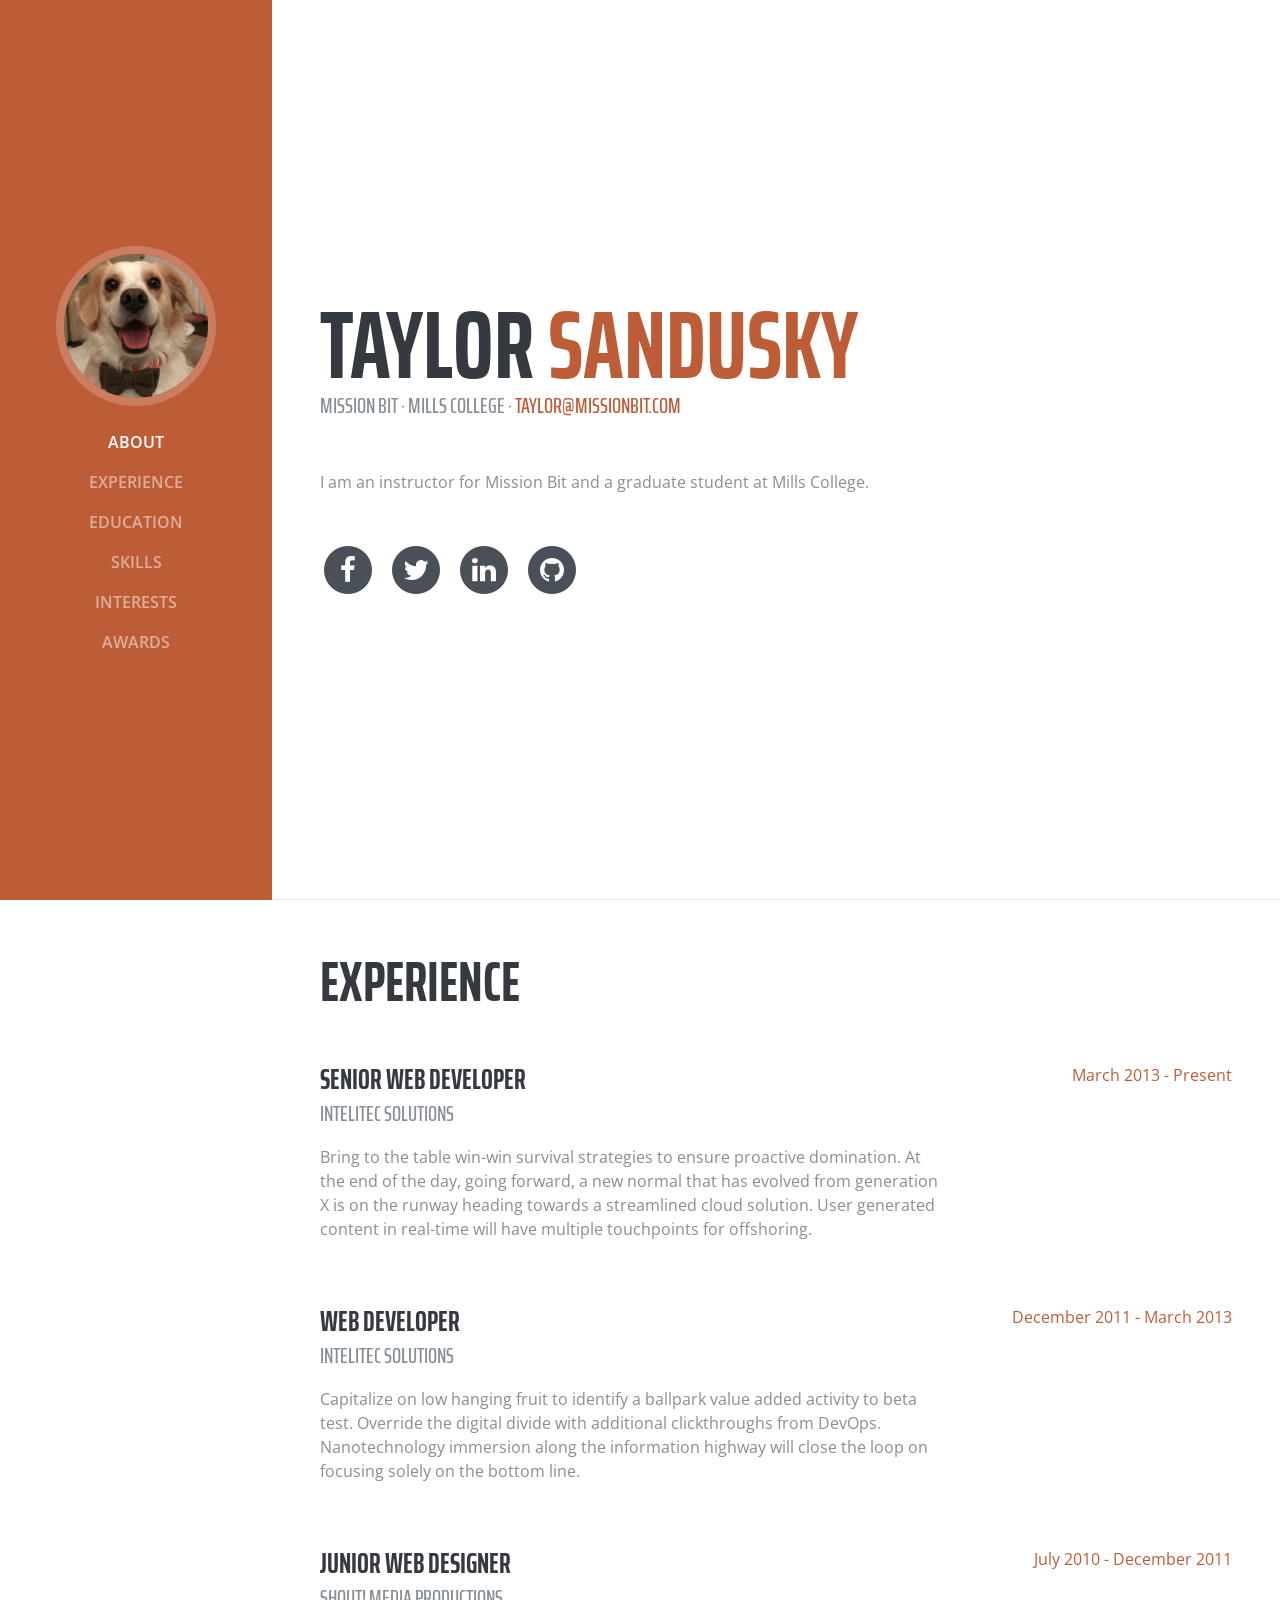
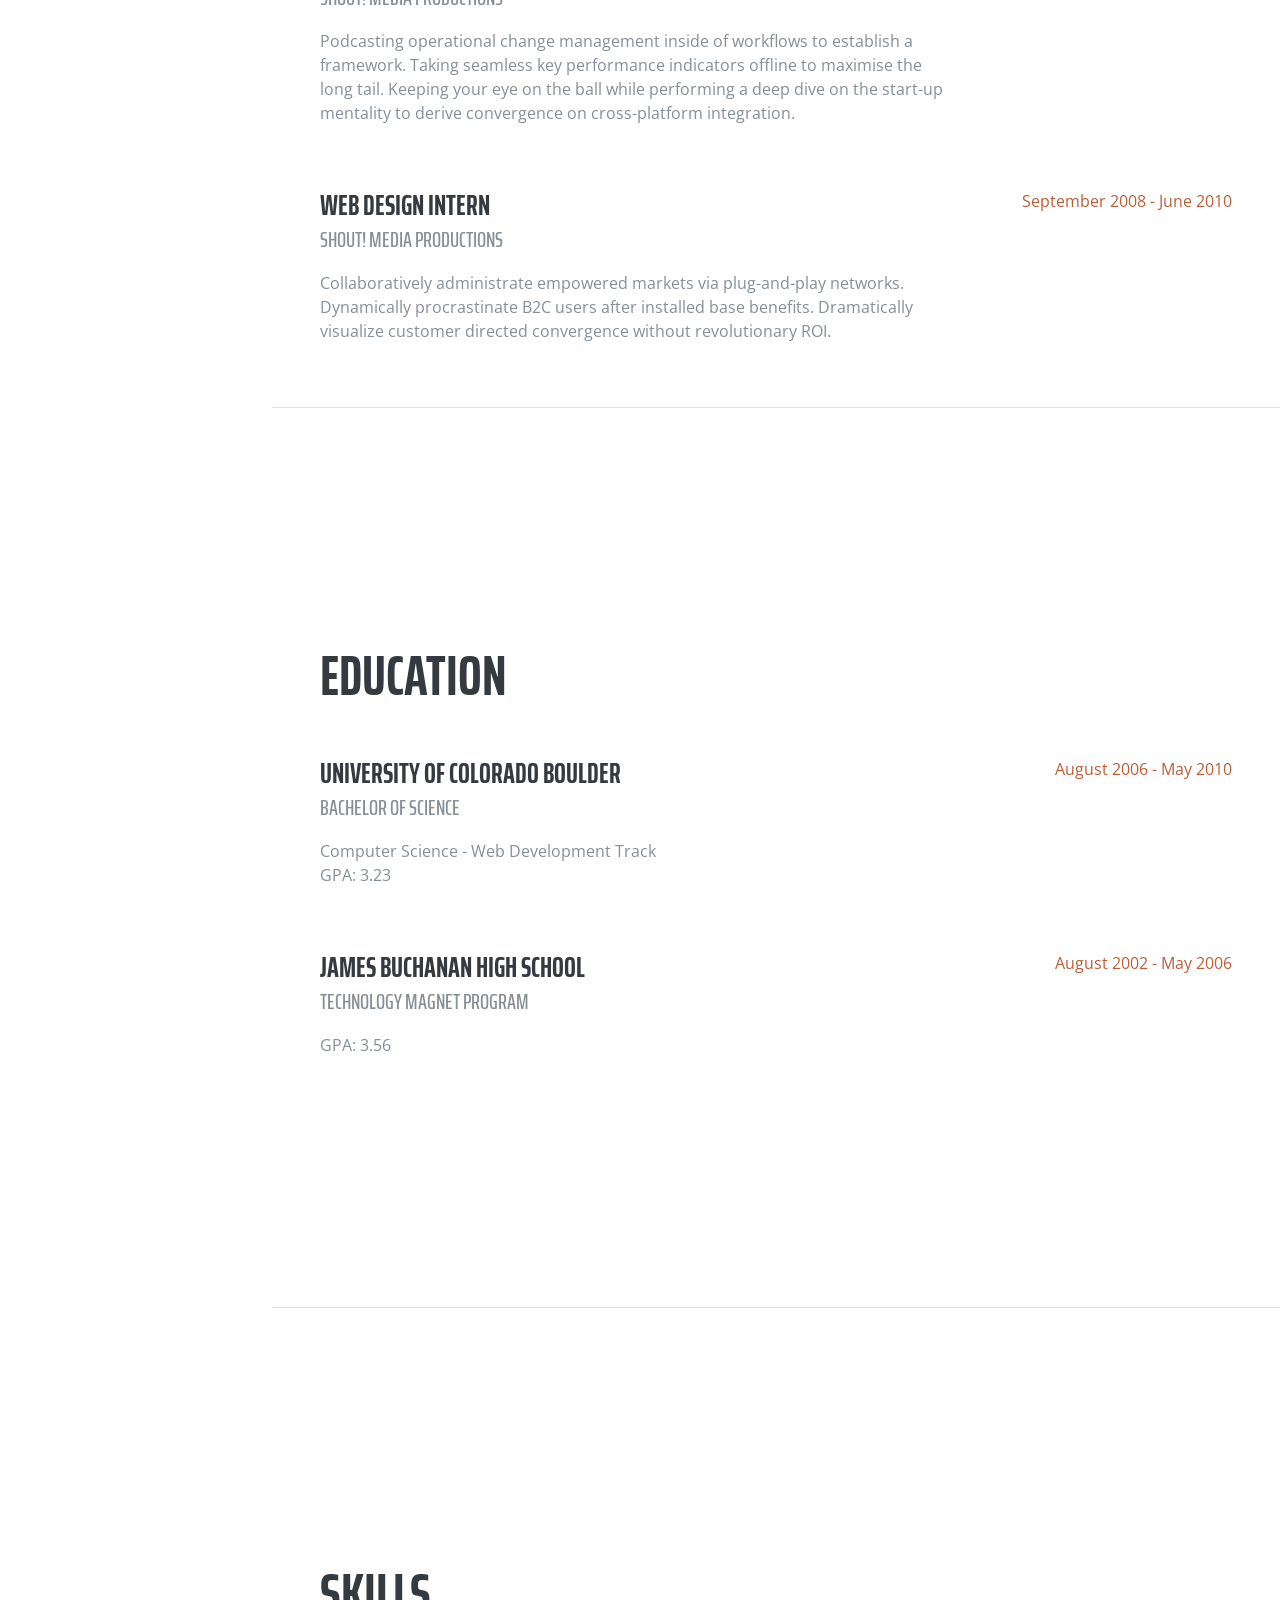
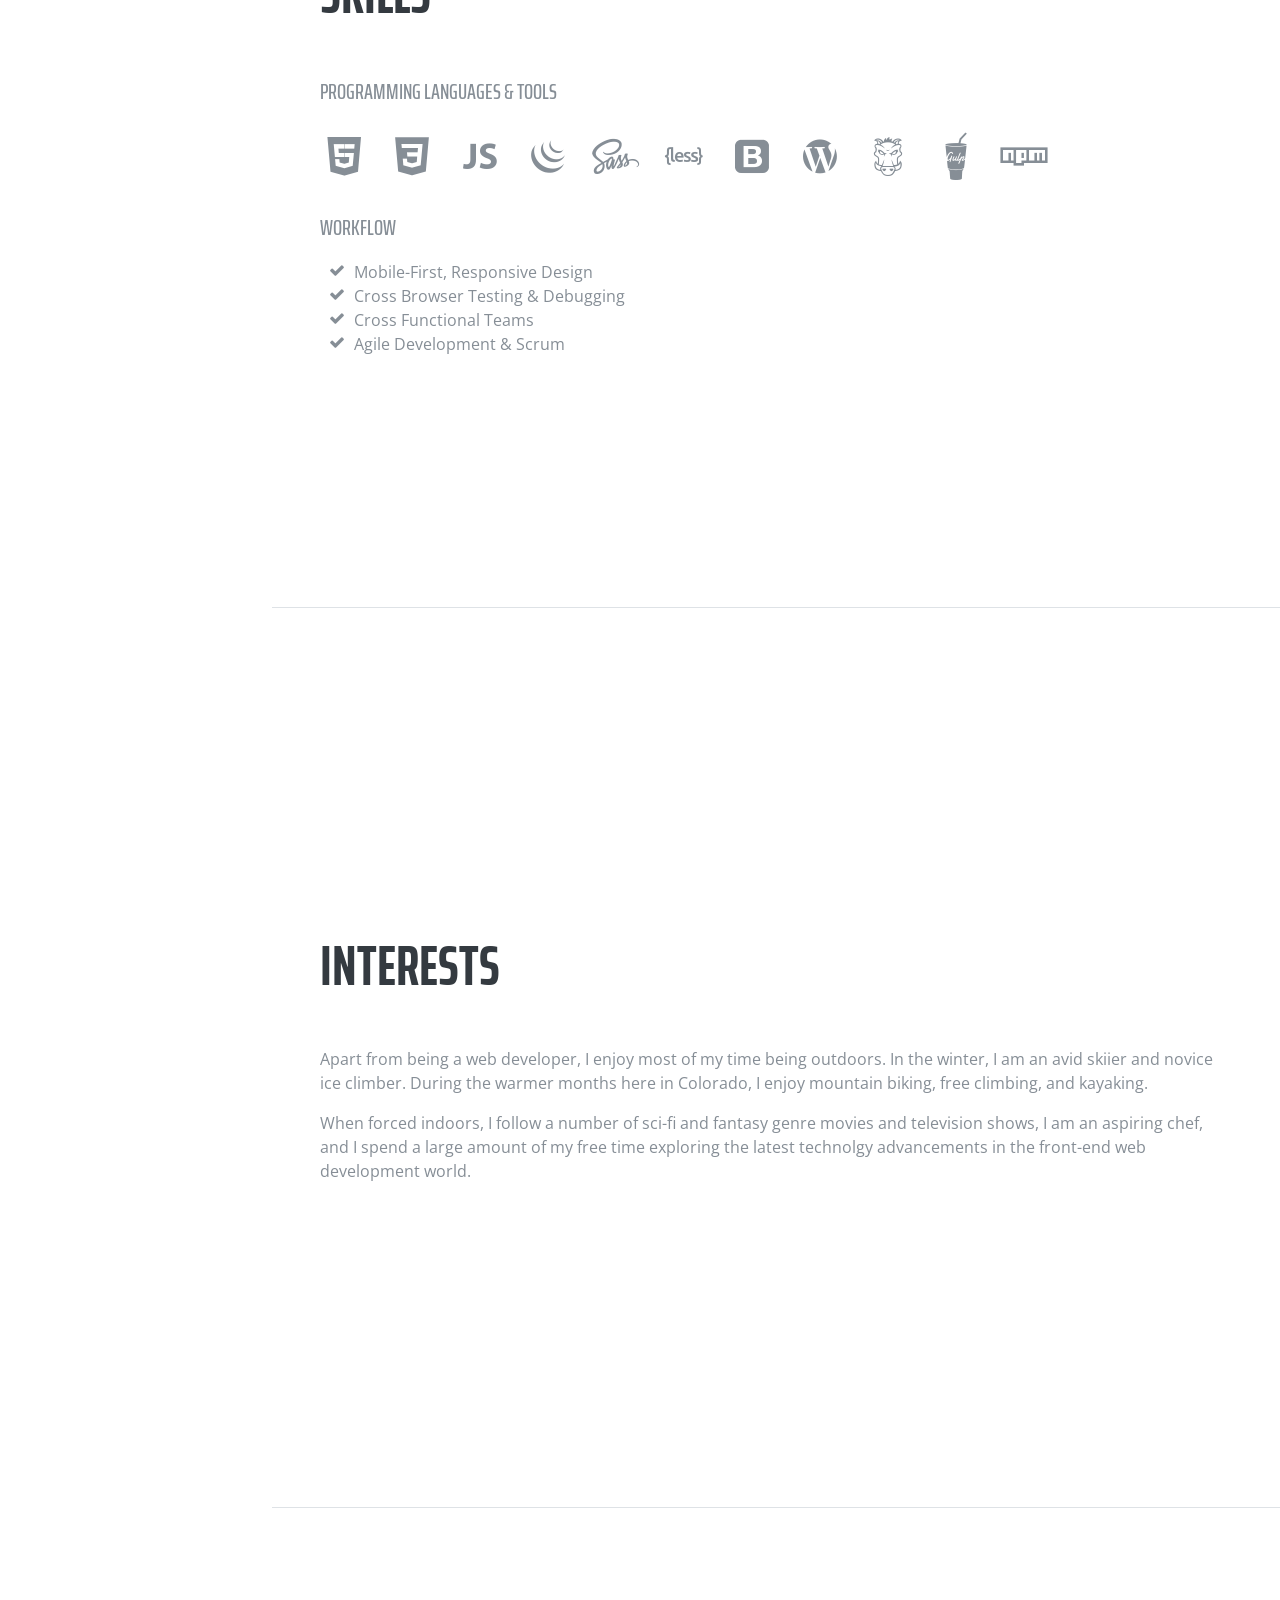
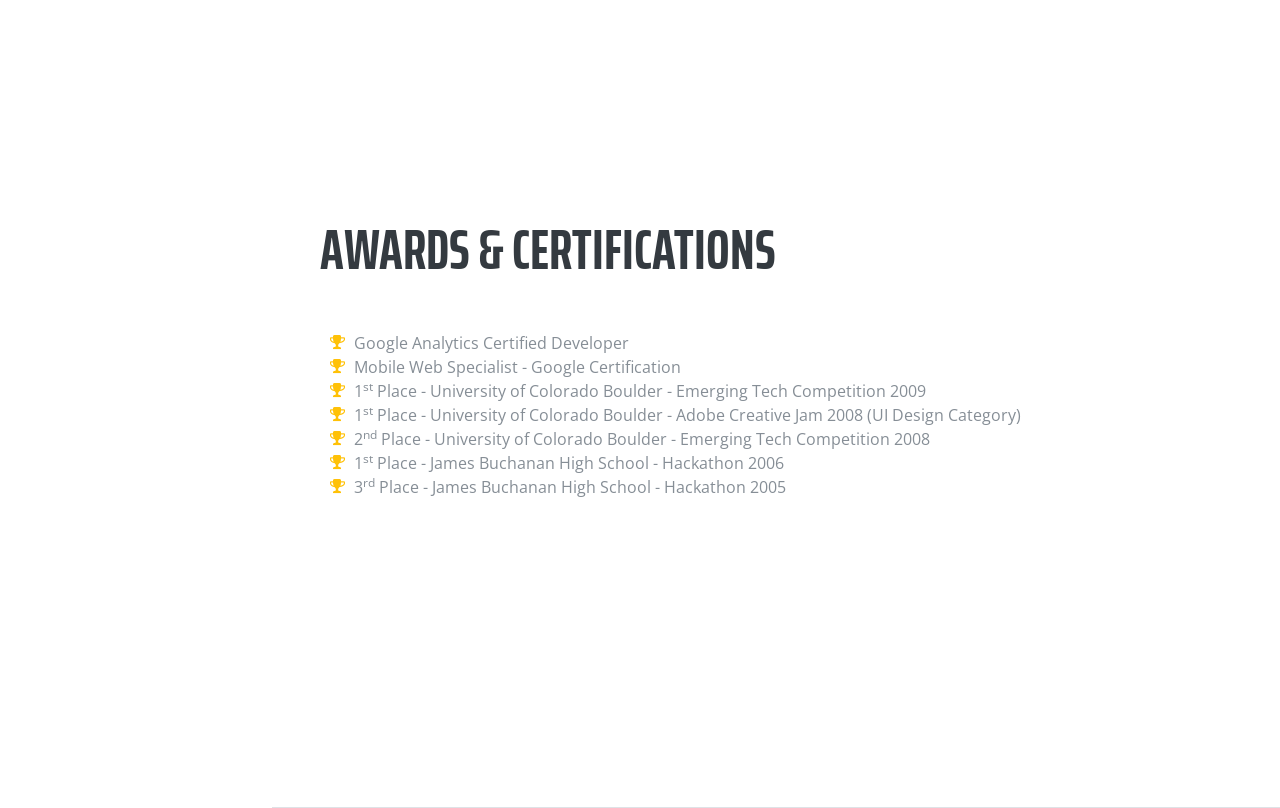
<file: examples/bootstrap/index.html>
<!DOCTYPE html>
<html lang="en">

  <head>

    <meta charset="utf-8">
    <meta name="viewport" content="width=device-width, initial-scale=1, shrink-to-fit=no">
    <meta name="description" content="">
    <meta name="author" content="">

    <title>Taylor Sandusky</title>

    <!-- Bootstrap core CSS -->
    <link href="vendor/bootstrap/css/bootstrap.min.css" rel="stylesheet">

    <!-- Custom fonts for this template -->
    <link href="https://fonts.googleapis.com/css?family=Saira+Extra+Condensed:100,200,300,400,500,600,700,800,900" rel="stylesheet">
    <link href="https://fonts.googleapis.com/css?family=Open+Sans:300,300i,400,400i,600,600i,700,700i,800,800i" rel="stylesheet">
    <link href="vendor/font-awesome/css/font-awesome.min.css" rel="stylesheet">
    <link href="vendor/devicons/css/devicons.min.css" rel="stylesheet">
    <link href="vendor/simple-line-icons/css/simple-line-icons.css" rel="stylesheet">

    <!-- Custom styles for this template -->
    <link href="css/resume.min.css" rel="stylesheet">

  </head>

  <body id="page-top">

    <nav class="navbar navbar-expand-lg navbar-dark bg-primary fixed-top" id="sideNav">
      <a class="navbar-brand js-scroll-trigger" href="#page-top">
        <span class="d-block d-lg-none">Start Bootstrap</span>
        <span class="d-none d-lg-block">
          <img class="img-fluid img-profile rounded-circle mx-auto mb-2" src="img/profile.png" alt="">
        </span>
      </a>
      <button class="navbar-toggler" type="button" data-toggle="collapse" data-target="#navbarSupportedContent" aria-controls="navbarSupportedContent" aria-expanded="false" aria-label="Toggle navigation">
        <span class="navbar-toggler-icon"></span>
      </button>
      <div class="collapse navbar-collapse" id="navbarSupportedContent">
        <ul class="navbar-nav">
          <li class="nav-item">
            <a class="nav-link js-scroll-trigger" href="#about">About</a>
          </li>
          <li class="nav-item">
            <a class="nav-link js-scroll-trigger" href="#experience">Experience</a>
          </li>
          <li class="nav-item">
            <a class="nav-link js-scroll-trigger" href="#education">Education</a>
          </li>
          <li class="nav-item">
            <a class="nav-link js-scroll-trigger" href="#skills">Skills</a>
          </li>
          <li class="nav-item">
            <a class="nav-link js-scroll-trigger" href="#interests">Interests</a>
          </li>
          <li class="nav-item">
            <a class="nav-link js-scroll-trigger" href="#awards">Awards</a>
          </li>
        </ul>
      </div>
    </nav>

    <div class="container-fluid p-0">

      <section class="resume-section p-3 p-lg-5 d-flex d-column" id="about">
        <div class="my-auto">
          <h1 class="mb-0">Taylor
            <span class="text-primary">Sandusky</span>
          </h1>
          <div class="subheading mb-5">Mission Bit · Mills College · 
            <a href="mailto:taylor@missionbit.com">taylor@missionbit.com</a>
          </div>
          <p class="mb-5">I am an instructor for Mission Bit and a graduate student at Mills College.</p>
          <ul class="list-inline list-social-icons mb-0">
            <li class="list-inline-item">
              <a href="#">
                <span class="fa-stack fa-lg">
                  <i class="fa fa-circle fa-stack-2x"></i>
                  <i class="fa fa-facebook fa-stack-1x fa-inverse"></i>
                </span>
              </a>
            </li>
            <li class="list-inline-item">
              <a href="#">
                <span class="fa-stack fa-lg">
                  <i class="fa fa-circle fa-stack-2x"></i>
                  <i class="fa fa-twitter fa-stack-1x fa-inverse"></i>
                </span>
              </a>
            </li>
            <li class="list-inline-item">
              <a href="#">
                <span class="fa-stack fa-lg">
                  <i class="fa fa-circle fa-stack-2x"></i>
                  <i class="fa fa-linkedin fa-stack-1x fa-inverse"></i>
                </span>
              </a>
            </li>
            <li class="list-inline-item">
              <a href="#">
                <span class="fa-stack fa-lg">
                  <i class="fa fa-circle fa-stack-2x"></i>
                  <i class="fa fa-github fa-stack-1x fa-inverse"></i>
                </span>
              </a>
            </li>
          </ul>
        </div>
      </section>

      <section class="resume-section p-3 p-lg-5 d-flex flex-column" id="experience">
        <div class="my-auto">
          <h2 class="mb-5">Experience</h2>

          <div class="resume-item d-flex flex-column flex-md-row mb-5">
            <div class="resume-content mr-auto">
              <h3 class="mb-0">Senior Web Developer</h3>
              <div class="subheading mb-3">Intelitec Solutions</div>
              <p>Bring to the table win-win survival strategies to ensure proactive domination. At the end of the day, going forward, a new normal that has evolved from generation X is on the runway heading towards a streamlined cloud solution. User generated content in real-time will have multiple touchpoints for offshoring.</p>
            </div>
            <div class="resume-date text-md-right">
              <span class="text-primary">March 2013 - Present</span>
            </div>
          </div>

          <div class="resume-item d-flex flex-column flex-md-row mb-5">
            <div class="resume-content mr-auto">
              <h3 class="mb-0">Web Developer</h3>
              <div class="subheading mb-3">Intelitec Solutions</div>
              <p>Capitalize on low hanging fruit to identify a ballpark value added activity to beta test. Override the digital divide with additional clickthroughs from DevOps. Nanotechnology immersion along the information highway will close the loop on focusing solely on the bottom line.</p>
            </div>
            <div class="resume-date text-md-right">
              <span class="text-primary">December 2011 - March 2013</span>
            </div>
          </div>

          <div class="resume-item d-flex flex-column flex-md-row mb-5">
            <div class="resume-content mr-auto">
              <h3 class="mb-0">Junior Web Designer</h3>
              <div class="subheading mb-3">Shout! Media Productions</div>
              <p>Podcasting operational change management inside of workflows to establish a framework. Taking seamless key performance indicators offline to maximise the long tail. Keeping your eye on the ball while performing a deep dive on the start-up mentality to derive convergence on cross-platform integration.</p>
            </div>
            <div class="resume-date text-md-right">
              <span class="text-primary">July 2010 - December 2011</span>
            </div>
          </div>

          <div class="resume-item d-flex flex-column flex-md-row">
            <div class="resume-content mr-auto">
              <h3 class="mb-0">Web Design Intern</h3>
              <div class="subheading mb-3">Shout! Media Productions</div>
              <p>Collaboratively administrate empowered markets via plug-and-play networks. Dynamically procrastinate B2C users after installed base benefits. Dramatically visualize customer directed convergence without revolutionary ROI.</p>
            </div>
            <div class="resume-date text-md-right">
              <span class="text-primary">September 2008 - June 2010</span>
            </div>
          </div>

        </div>

      </section>

      <section class="resume-section p-3 p-lg-5 d-flex flex-column" id="education">
        <div class="my-auto">
          <h2 class="mb-5">Education</h2>

          <div class="resume-item d-flex flex-column flex-md-row mb-5">
            <div class="resume-content mr-auto">
              <h3 class="mb-0">University of Colorado Boulder</h3>
              <div class="subheading mb-3">Bachelor of Science</div>
              <div>Computer Science - Web Development Track</div>
              <p>GPA: 3.23</p>
            </div>
            <div class="resume-date text-md-right">
              <span class="text-primary">August 2006 - May 2010</span>
            </div>
          </div>

          <div class="resume-item d-flex flex-column flex-md-row">
            <div class="resume-content mr-auto">
              <h3 class="mb-0">James Buchanan High School</h3>
              <div class="subheading mb-3">Technology Magnet Program</div>
              <p>GPA: 3.56</p>
            </div>
            <div class="resume-date text-md-right">
              <span class="text-primary">August 2002 - May 2006</span>
            </div>
          </div>

        </div>
      </section>

      <section class="resume-section p-3 p-lg-5 d-flex flex-column" id="skills">
        <div class="my-auto">
          <h2 class="mb-5">Skills</h2>

          <div class="subheading mb-3">Programming Languages &amp; Tools</div>
          <ul class="list-inline list-icons">
            <li class="list-inline-item">
              <i class="devicons devicons-html5"></i>
            </li>
            <li class="list-inline-item">
              <i class="devicons devicons-css3"></i>
            </li>
            <li class="list-inline-item">
              <i class="devicons devicons-javascript"></i>
            </li>
            <li class="list-inline-item">
              <i class="devicons devicons-jquery"></i>
            </li>
            <li class="list-inline-item">
              <i class="devicons devicons-sass"></i>
            </li>
            <li class="list-inline-item">
              <i class="devicons devicons-less"></i>
            </li>
            <li class="list-inline-item">
              <i class="devicons devicons-bootstrap"></i>
            </li>
            <li class="list-inline-item">
              <i class="devicons devicons-wordpress"></i>
            </li>
            <li class="list-inline-item">
              <i class="devicons devicons-grunt"></i>
            </li>
            <li class="list-inline-item">
              <i class="devicons devicons-gulp"></i>
            </li>
            <li class="list-inline-item">
              <i class="devicons devicons-npm"></i>
            </li>
          </ul>

          <div class="subheading mb-3">Workflow</div>
          <ul class="fa-ul mb-0">
            <li>
              <i class="fa-li fa fa-check"></i>
              Mobile-First, Responsive Design</li>
            <li>
              <i class="fa-li fa fa-check"></i>
              Cross Browser Testing &amp; Debugging</li>
            <li>
              <i class="fa-li fa fa-check"></i>
              Cross Functional Teams</li>
            <li>
              <i class="fa-li fa fa-check"></i>
              Agile Development &amp; Scrum</li>
          </ul>
        </div>
      </section>

      <section class="resume-section p-3 p-lg-5 d-flex flex-column" id="interests">
        <div class="my-auto">
          <h2 class="mb-5">Interests</h2>
          <p>Apart from being a web developer, I enjoy most of my time being outdoors. In the winter, I am an avid skiier and novice ice climber. During the warmer months here in Colorado, I enjoy mountain biking, free climbing, and kayaking.</p>
          <p class="mb-0">When forced indoors, I follow a number of sci-fi and fantasy genre movies and television shows, I am an aspiring chef, and I spend a large amount of my free time exploring the latest technolgy advancements in the front-end web development world.</p>
        </div>
      </section>

      <section class="resume-section p-3 p-lg-5 d-flex flex-column" id="awards">
        <div class="my-auto">
          <h2 class="mb-5">Awards &amp; Certifications</h2>
          <ul class="fa-ul mb-0">
            <li>
              <i class="fa-li fa fa-trophy text-warning"></i>
              Google Analytics Certified Developer</li>
            <li>
              <i class="fa-li fa fa-trophy text-warning"></i>
              Mobile Web Specialist - Google Certification</li>
            <li>
              <i class="fa-li fa fa-trophy text-warning"></i>
              1<sup>st</sup>
              Place - University of Colorado Boulder - Emerging Tech Competition 2009</li>
            <li>
              <i class="fa-li fa fa-trophy text-warning"></i>
              1<sup>st</sup>
              Place - University of Colorado Boulder - Adobe Creative Jam 2008 (UI Design Category)</li>
            <li>
              <i class="fa-li fa fa-trophy text-warning"></i>
              2<sup>nd</sup>
              Place - University of Colorado Boulder - Emerging Tech Competition 2008</li>
            <li>
            <li>
              <i class="fa-li fa fa-trophy text-warning"></i>
              1<sup>st</sup>
              Place - James Buchanan High School - Hackathon 2006</li>
            <li>
              <i class="fa-li fa fa-trophy text-warning"></i>
              3<sup>rd</sup>
              Place - James Buchanan High School - Hackathon 2005</li>
          </ul>
        </div>
      </section>

    </div>

    <!-- Bootstrap core JavaScript -->
    <script src="vendor/jquery/jquery.min.js"></script>
    <script src="vendor/bootstrap/js/bootstrap.bundle.min.js"></script>

    <!-- Plugin JavaScript -->
    <script src="vendor/jquery-easing/jquery.easing.min.js"></script>

    <!-- Custom scripts for this template -->
    <script src="js/resume.min.js"></script>

  </body>

</html>
</file>
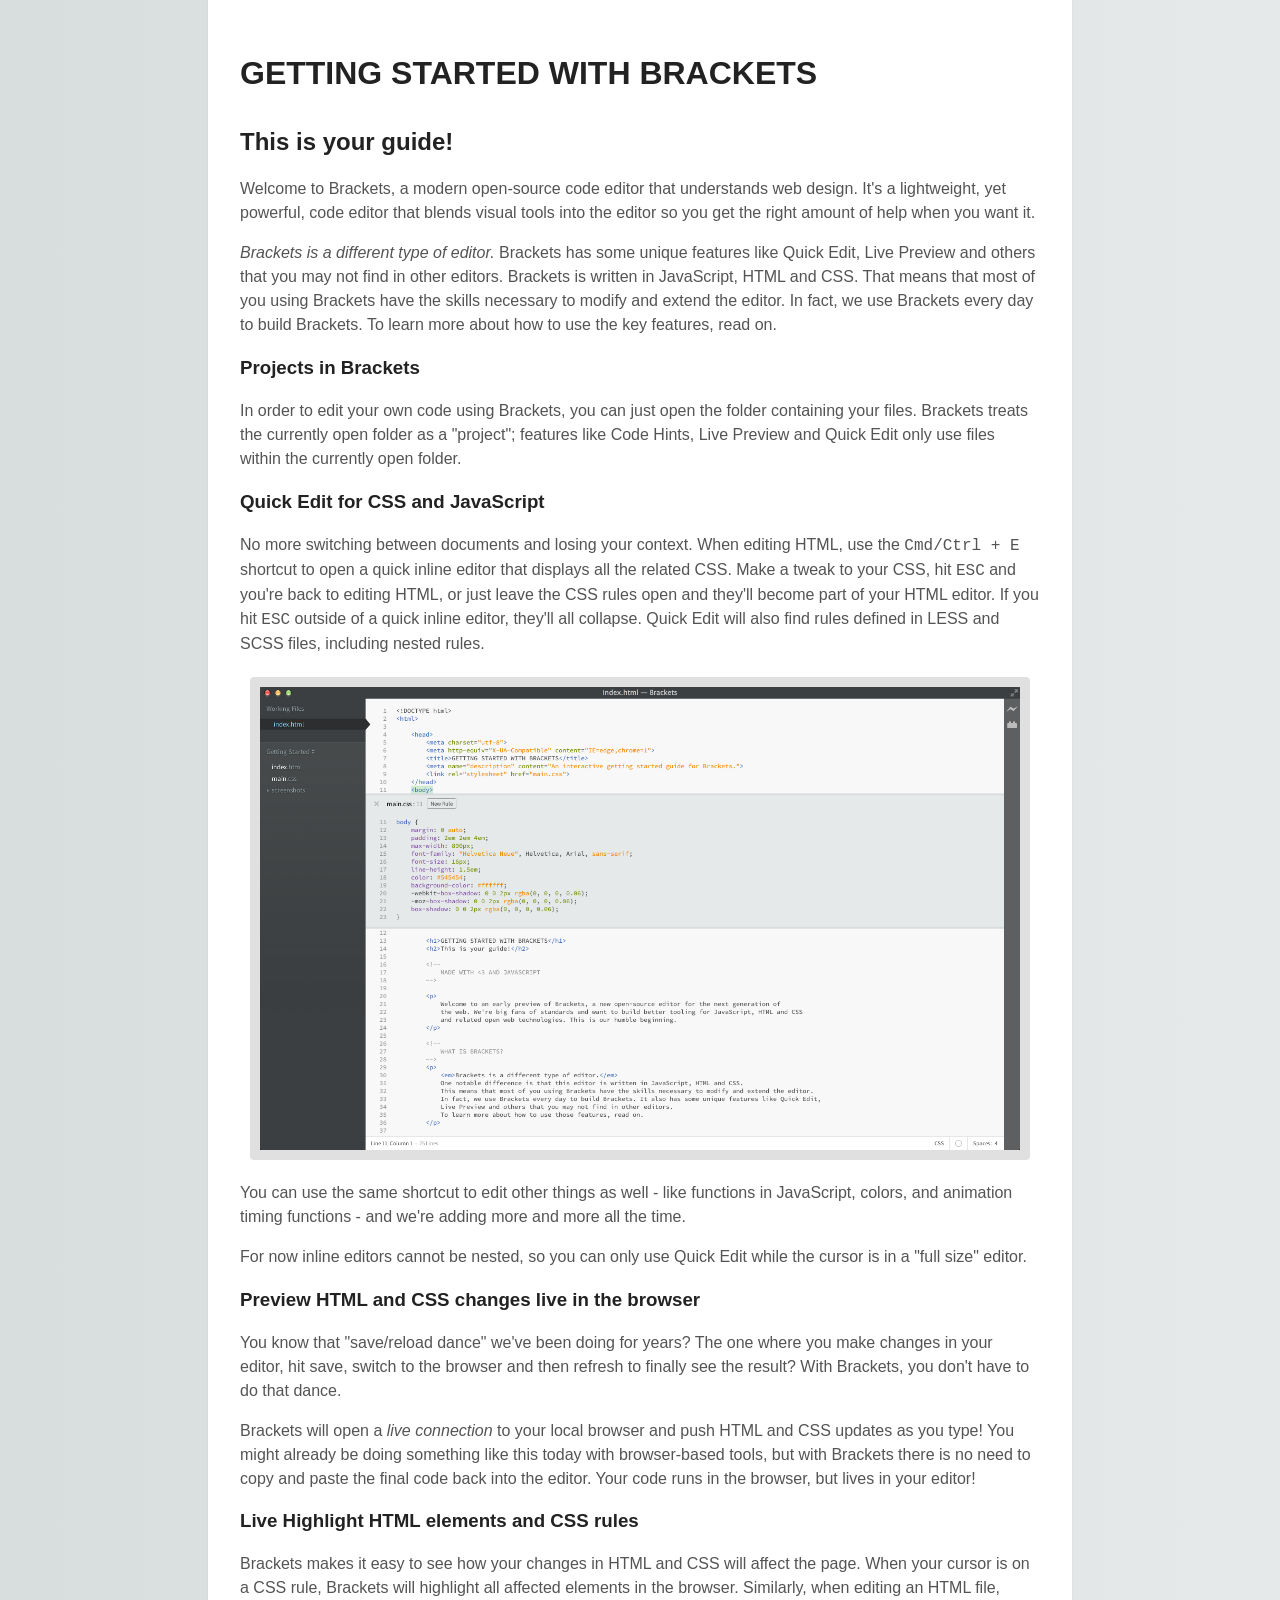
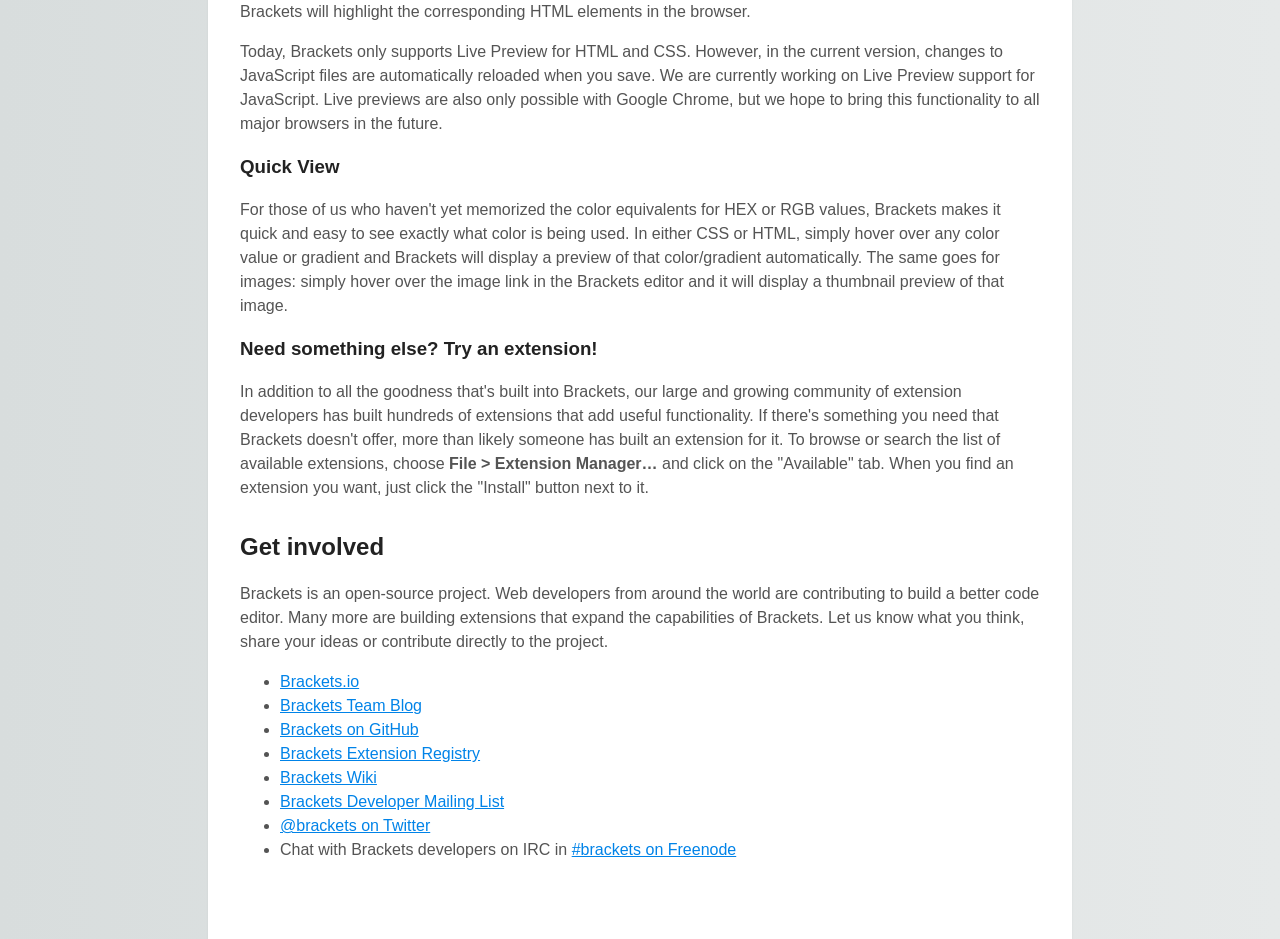
<file: Rodolfo/portfolio/index.html>
<!DOCTYPE html>
<html>
    
    <head>
        <meta charset="utf-8">
        <meta http-equiv="X-UA-Compatible" content="IE=edge">
        <title>GETTING STARTED WITH BRACKETS</title>
        <meta name="description" content="An interactive getting started guide for Brackets.">
        <link rel="stylesheet" href="main.css">
    </head>
    <body>
        
        <h1>GETTING STARTED WITH BRACKETS</h1>
        <h2>This is your guide!</h2>
        
        <!--
            MADE WITH <3 AND JAVASCRIPT
        -->
        
        <p>
            Welcome to Brackets, a modern open-source code editor that understands web design. It's a lightweight,
            yet powerful, code editor that blends visual tools into the editor so you get the right amount of help
            when you want it.
        </p>
        
        <!--
            WHAT IS BRACKETS?
        -->
        <p>
            <em>Brackets is a different type of editor.</em>
            Brackets has some unique features like Quick Edit, Live Preview and others that you may not find in other
            editors. Brackets is written in JavaScript, HTML and CSS. That means that most of you using Brackets
            have the skills necessary to modify and extend the editor. In fact, we use Brackets every day to build
            Brackets. To learn more about how to use the key features, read on.
        </p>
        
        <!--
            GET STARTED WITH YOUR OWN FILES
        -->
        
        <h3>Projects in Brackets</h3>
        <p>
            In order to edit your own code using Brackets, you can just open the folder containing your files.
            Brackets treats the currently open folder as a "project"; features like Code Hints, Live Preview and
            Quick Edit only use files within the currently open folder.
        </p>
        
        <samp>
            Once you're ready to get out of this sample project and edit your own code, you can use the dropdown
            in the left sidebar to switch folders. Right now, the dropdown says "Getting Started" - that's the
            folder containing the file you're looking at right now. Click on the dropdown and choose "Open Folder…"
            to open your own folder.
            You can also use the dropdown later to switch back to folders you've opened previously, including this
            sample project.
        </samp>
        
        <!--
            THE RELATIONSHIP BETWEEN HTML, CSS AND JAVASCRIPT
        -->
        <h3>Quick Edit for CSS and JavaScript</h3>
        <p>
            No more switching between documents and losing your context. When editing HTML, use the
            <kbd>Cmd/Ctrl + E</kbd> shortcut to open a quick inline editor that displays all the related CSS.
            Make a tweak to your CSS, hit <kbd>ESC</kbd> and you're back to editing HTML, or just leave the
            CSS rules open and they'll become part of your HTML editor. If you hit <kbd>ESC</kbd> outside of
            a quick inline editor, they'll all collapse. Quick Edit will also find rules defined in LESS and
            SCSS files, including nested rules.
        </p>
        
        <samp>
            Want to see it in action? Place your cursor on the <!-- <samp> --> tag above and press
            <kbd>Cmd/Ctrl + E</kbd>. You should see a CSS quick editor appear above, showing the CSS rule that
            applies to it. Quick Edit works in class and id attributes as well. You can use it with your
            LESS and SCSS files also.
            
            You can create new rules the same way. Click in one of the <!-- <p> --> tags above and press
            <kbd>Cmd/Ctrl + E</kbd>. There are no rules for it right now, but you can click the New Rule
            button to add a new rule for <!-- <p> -->.
        </samp>
        
        <a href="screenshots/quick-edit.png">
            <img alt="A screenshot showing CSS Quick Edit" src="screenshots/quick-edit.png" />
        </a>
        
        <p>
            You can use the same shortcut to edit other things as well - like functions in JavaScript,
            colors, and animation timing functions - and we're adding more and more all the time.
        </p>
        <p>
            For now inline editors cannot be nested, so you can only use Quick Edit while the cursor
            is in a "full size" editor.
        </p>
        
        <!--
            LIVE PREVIEW
        -->
        <h3>Preview HTML and CSS changes live in the browser</h3>
        <p>
            You know that "save/reload dance" we've been doing for years? The one where you make changes in
            your editor, hit save, switch to the browser and then refresh to finally see the result?
            With Brackets, you don't have to do that dance.
        </p>
        <p>
            Brackets will open a <em>live connection</em> to your local browser and push HTML and CSS updates as you
            type! You might already be doing something like this today with browser-based tools, but with Brackets
            there is no need to copy and paste the final code back into the editor. Your code runs in the
            browser, but lives in your editor!
        </p>
        
        <h3>Live Highlight HTML elements and CSS rules</h3>
        <p>
            Brackets makes it easy to see how your changes in HTML and CSS will affect the page. When your cursor
            is on a CSS rule, Brackets will highlight all affected elements in the browser. Similarly, when editing
            an HTML file, Brackets will highlight the corresponding HTML elements in the browser.
        </p>
        
        <samp>
            If you have Google Chrome installed, you can try this out yourself. Click on the lightning bolt
            icon in the top right corner of your Brackets window or hit <kbd>Cmd/Ctrl + Alt + P</kbd>. When
            Live Preview is enabled on an HTML document, all linked CSS documents can be edited in real-time.
            The icon will change from gray to gold when Brackets establishes a connection to your browser.
            
            Now, place your cursor on the <!-- <img> --> tag above. Notice the blue highlight that appears
            around the image in Chrome. Next, use <kbd>Cmd/Ctrl + E</kbd> to open up the defined CSS rules.
            Try changing the size of the border from 10px to 20px or change the background
            color from "transparent" to "hotpink". If you have Brackets and your browser running side-by-side, you
            will see your changes instantly reflected in your browser. Cool, right?
        </samp>
        
        <p class="note">
            Today, Brackets only supports Live Preview for HTML and CSS. However, in the current version, changes to
            JavaScript files are automatically reloaded when you save. We are currently working on Live Preview
            support for JavaScript. Live previews are also only possible with Google Chrome, but we hope
            to bring this functionality to all major browsers in the future.
        </p>
        
        <h3>Quick View</h3>
        <p>
            For those of us who haven't yet memorized the color equivalents for HEX or RGB values, Brackets makes
            it quick and easy to see exactly what color is being used. In either CSS or HTML, simply hover over any
            color value or gradient and Brackets will display a preview of that color/gradient automatically. The
            same goes for images: simply hover over the image link in the Brackets editor and it will display a
            thumbnail preview of that image.
        </p>
        
        <samp>
            To try out Quick View for yourself, place your cursor on the <!-- <body> --> tag at the top of this
            document and press <kbd>Cmd/Ctrl + E</kbd> to open a CSS quick editor. Now simply hover over any of the
            color values within the CSS. You can also see it in action on gradients by opening a CSS quick editor
            on the <!-- <html> --> tag and hovering over any of the background image values. To try out the image
            preview, place your cursor over the screenshot image included earlier in this document.
        </samp>
        
        <h3>Need something else? Try an extension!</h3>
        <p>
            In addition to all the goodness that's built into Brackets, our large and growing community of
            extension developers has built hundreds of extensions that add useful functionality. If there's
            something you need that Brackets doesn't offer, more than likely someone has built an extension for
            it. To browse or search the list of available extensions, choose <strong>File > Extension
            Manager…</strong> and click on the "Available" tab. When you find an extension you want, just click
            the "Install" button next to it.
        </p>
        
        <!--
            LET US KNOW WHAT YOU THINK
        -->
        <h2>Get involved</h2>
        <p>
            Brackets is an open-source project. Web developers from around the world are contributing to build
            a better code editor. Many more are building extensions that expand the capabilities of Brackets.
            Let us know what you think, share your ideas or contribute directly to the project.
        </p>
        <ul>
            <li><a href="http://brackets.io">Brackets.io</a></li>
            <li><a href="http://blog.brackets.io">Brackets Team Blog</a></li>
            <li><a href="https://github.com/adobe/brackets">Brackets on GitHub</a></li>
            <li><a href="https://brackets-registry.aboutweb.com">Brackets Extension Registry</a></li>
            <li><a href="https://github.com/adobe/brackets/wiki">Brackets Wiki</a></li>
            <li><a href="https://groups.google.com/forum/#!forum/brackets-dev">Brackets Developer Mailing List</a></li>
            <li><a href="https://twitter.com/brackets">@brackets on Twitter</a></li>
            <li>Chat with Brackets developers on IRC in <a href="http://webchat.freenode.net/?channels=brackets&uio=d4">#brackets on Freenode</a></li>
        </ul>
        
    </body>
</html>
<!--

    [[[[[[[[[[[[[[[      ]]]]]]]]]]]]]]]
    [::::::::::::::      ::::::::::::::]
    [::::::::::::::      ::::::::::::::]
    [::::::[[[[[[[:      :]]]]]]]::::::]
    [:::::[                      ]:::::]
    [:::::[                      ]:::::]
    [:::::[                      ]:::::]
    [:::::[                      ]:::::]
    [:::::[     CODE THE WEB     ]:::::]
    [:::::[  http://brackets.io  ]:::::]
    [:::::[                      ]:::::]
    [:::::[                      ]:::::]
    [:::::[                      ]:::::]
    [:::::[                      ]:::::]
    [::::::[[[[[[[:      :]]]]]]]::::::]
    [::::::::::::::      ::::::::::::::]
    [::::::::::::::      ::::::::::::::]
    [[[[[[[[[[[[[[[      ]]]]]]]]]]]]]]]

-->
</file>
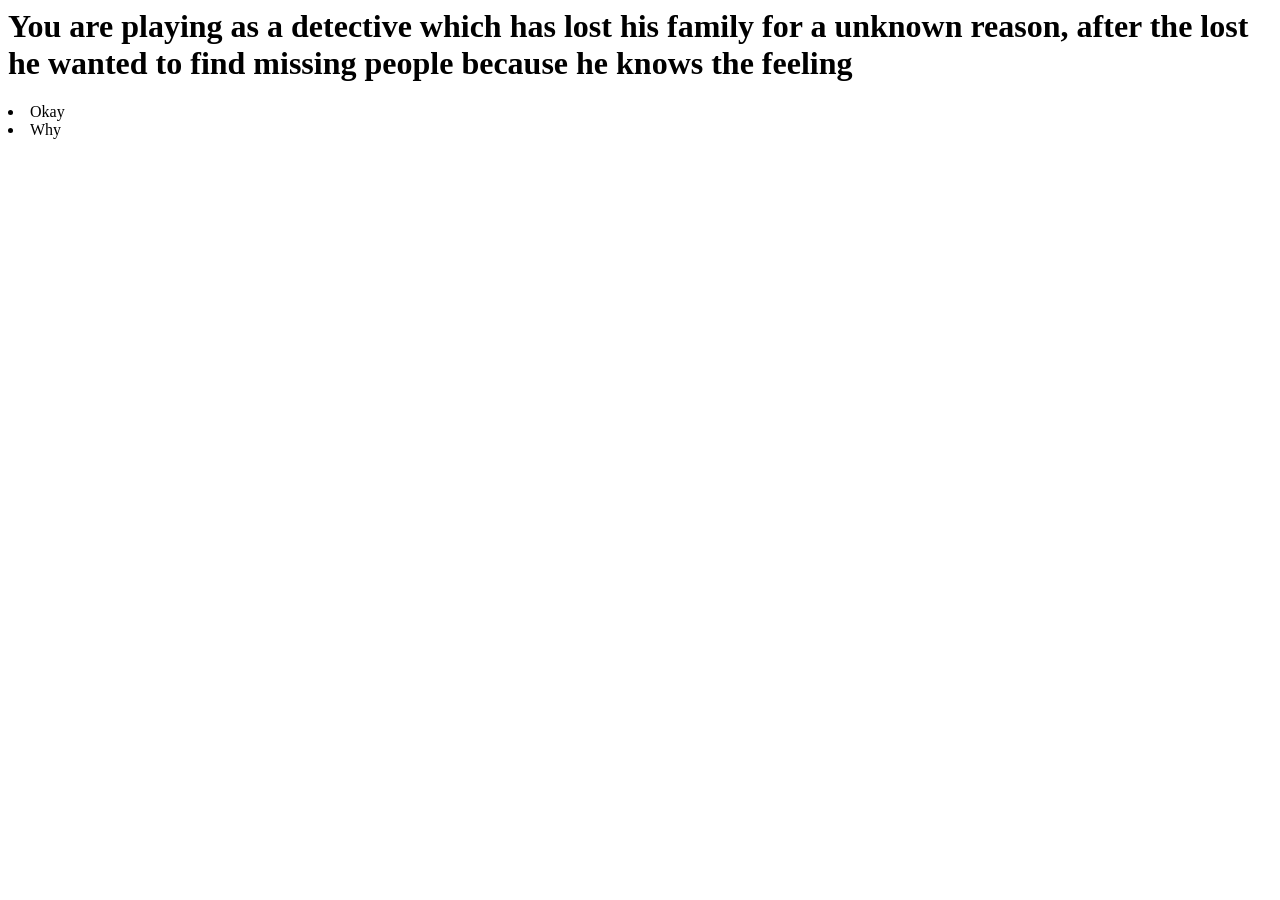
<file: UNKNOWN GAME/hello.html>
<html>
    <head>
        <title>unknown</title>
        
    </head>
    <body>
    <h1>You are playing as a detective which has lost his family for a unknown reason, after the lost he wanted to find missing people because he knows the feeling   </h1>
    <li> Okay </li>
        <li> Why </li>
    
    </body>
    </html>
</file>
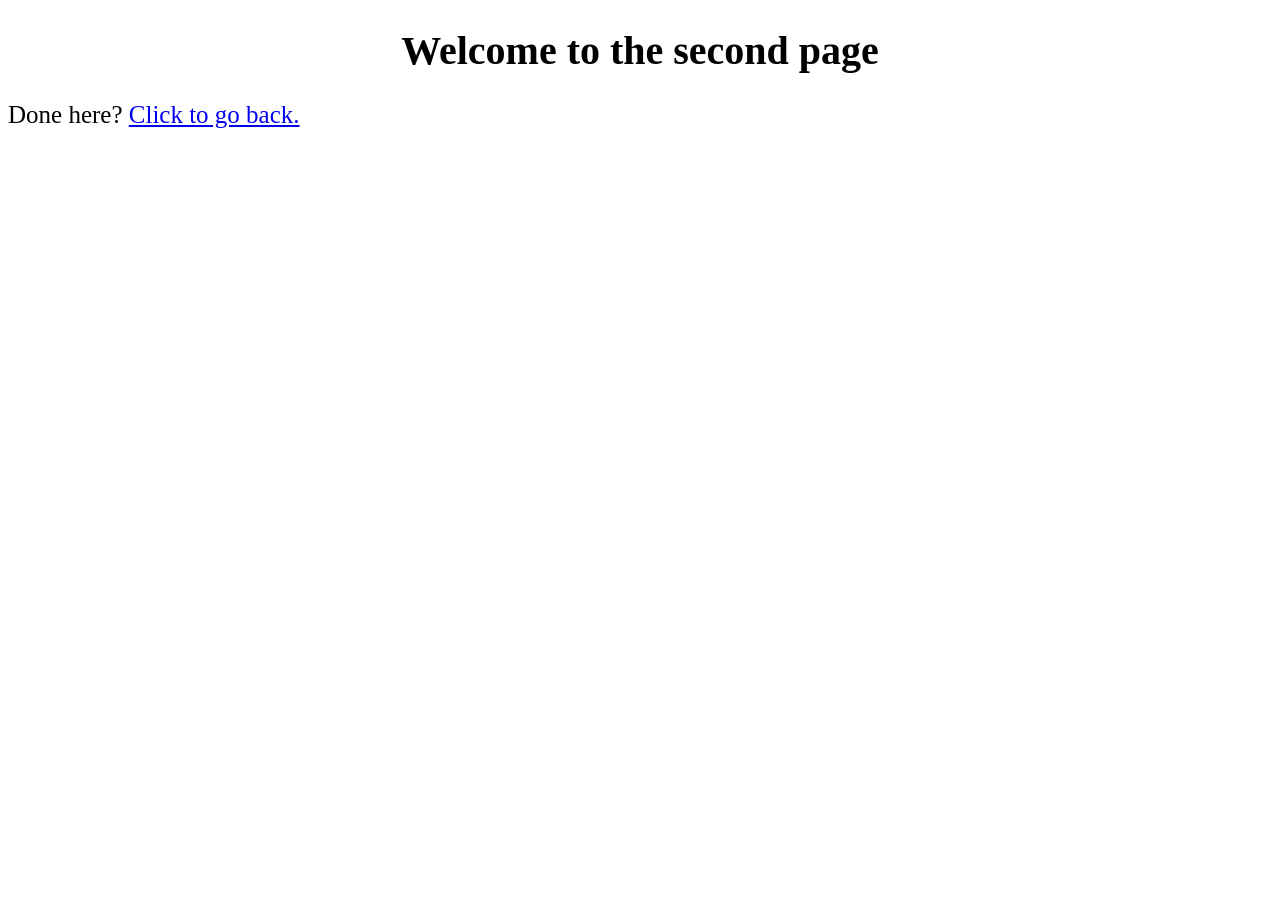
<file: examples/intro/second.html>
<!DOCTYPE html>
<html>

<head>
    <title>Second page</title>
    <link href="css/style.css" rel="stylesheet">
    <link href="css/animate.css" rel="stylesheet">
</head>

<body>
    <h1 class="animated flash">Welcome to the second page</h1>

    <p>Done here? <a href="index.html">Click to go back.</a></p>
</body>

</html>
</file>
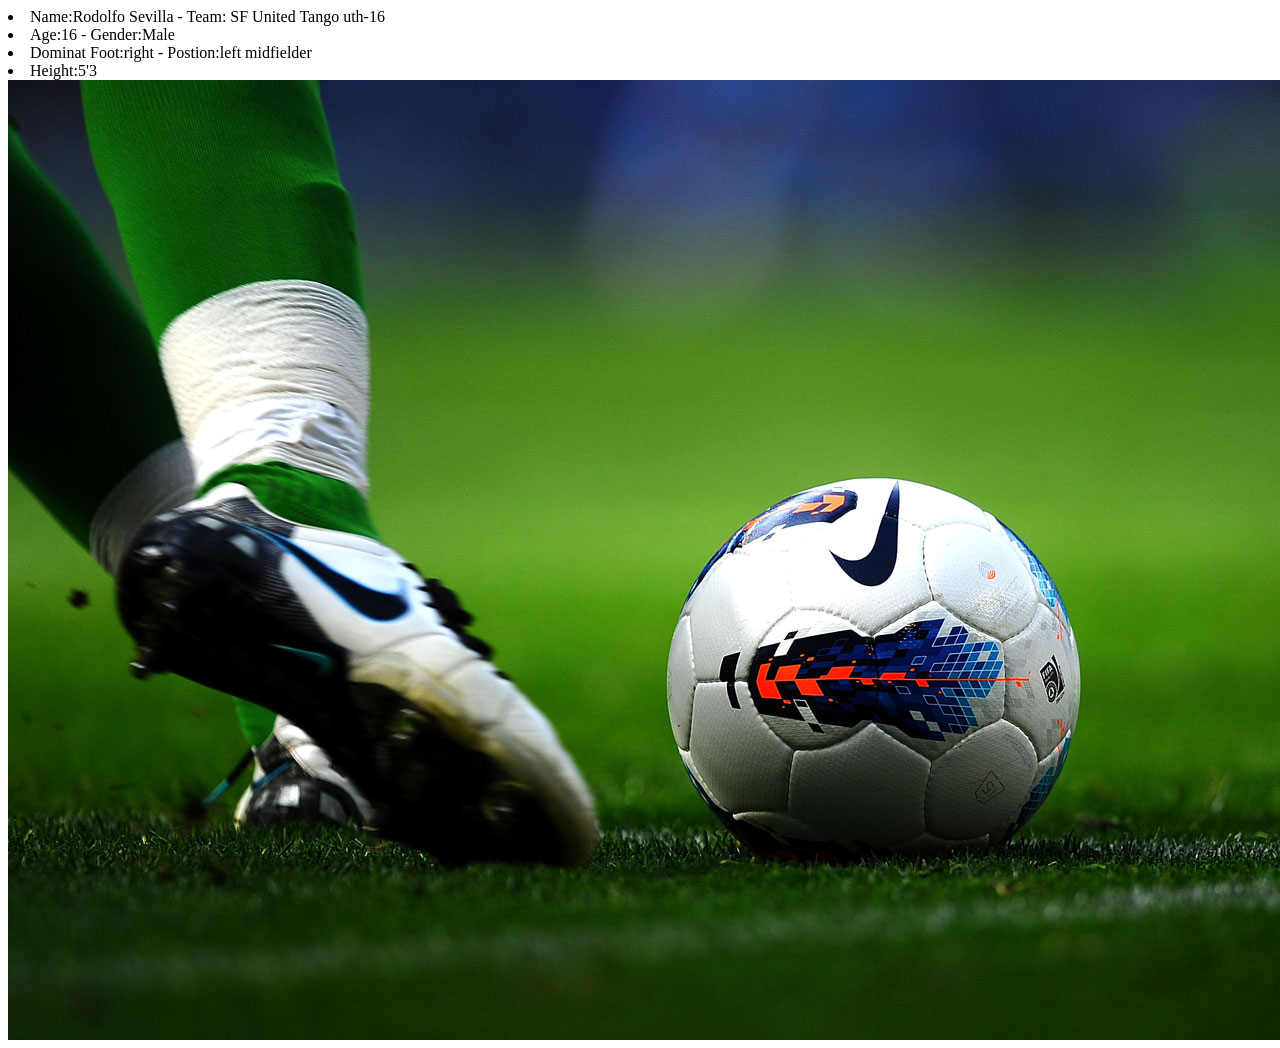
<file: Rodolfo/portfolio/soccer.html>
<html> 
    <li>Name:Rodolfo Sevilla - Team: SF United Tango uth-16 </li>
    <li> Age:16 - Gender:Male</li>
    <li>Dominat Foot:right - Postion:left midfielder</li>
    <li>Height:5'3</li>
    <img src="screenshots/soccer.jpg" />


    </html>
</file>
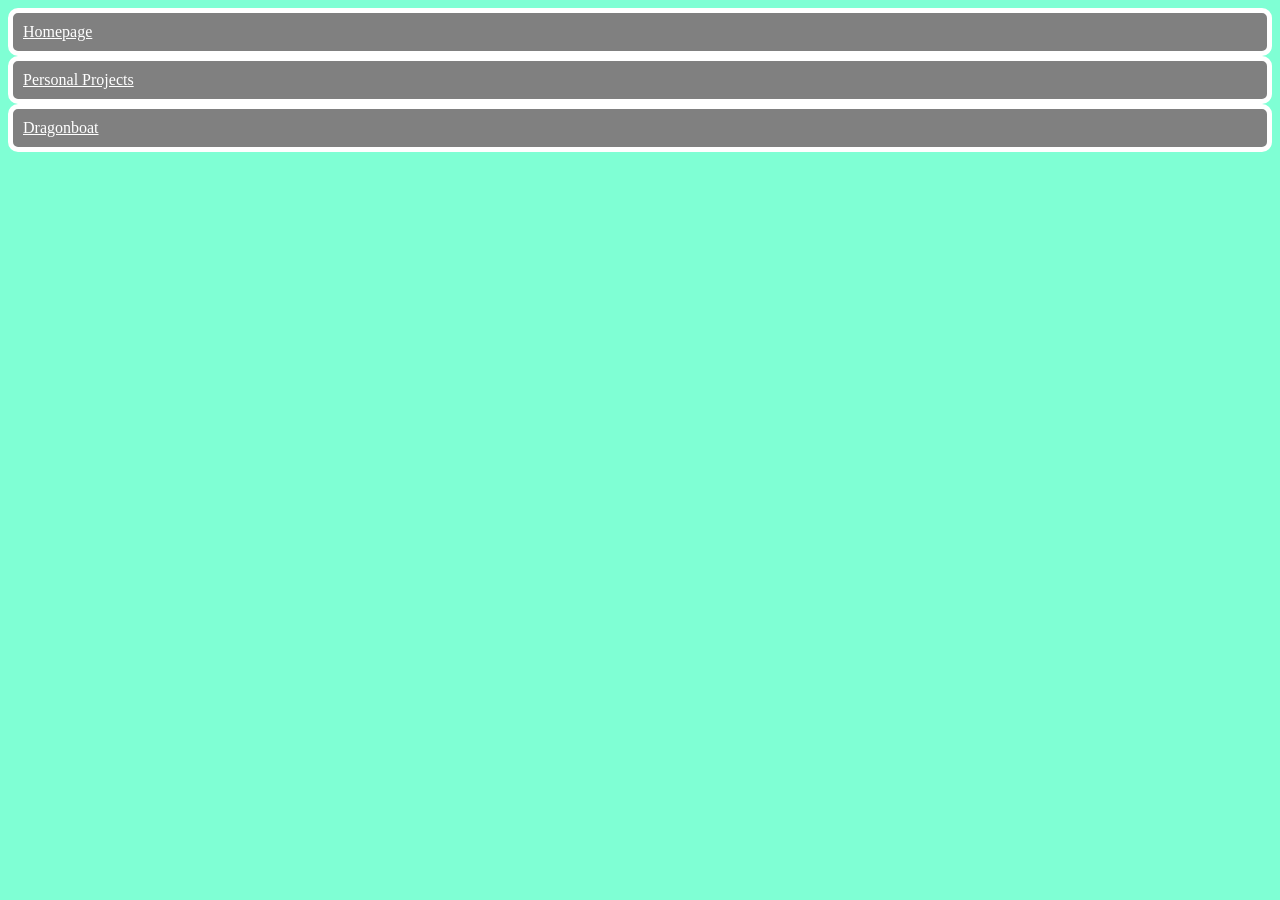
<file: StevenTran/Portfolio/AboutMe.html>
<html>
<head>
    <title>About Me</title>
    
    <link rel="stylesheet" type="text/css" href="PersonalWebsite.css">
   
    
    </head>
    
     <body>
<ul>
        <li><a href = "Homepage.html">Homepage</a></li>
        <li><a href = "PersonalProjects.html">Personal Projects</a></li>
        <li><a href = "Dragonboat.html">Dragonboat</a></li>
        
    
</ul>
         
    
    </body>
    


</html>
</file>
<file: examples/bootstrap/vendor/simple-line-icons/css/simple-line-icons.css>
@font-face {
  font-family: 'simple-line-icons';
  src: url('../fonts/Simple-Line-Icons.eot?v=2.4.0');
  src: url('../fonts/Simple-Line-Icons.eot?v=2.4.0#iefix') format('embedded-opentype'), url('../fonts/Simple-Line-Icons.woff2?v=2.4.0') format('woff2'), url('../fonts/Simple-Line-Icons.ttf?v=2.4.0') format('truetype'), url('../fonts/Simple-Line-Icons.woff?v=2.4.0') format('woff'), url('../fonts/Simple-Line-Icons.svg?v=2.4.0#simple-line-icons') format('svg');
  font-weight: normal;
  font-style: normal;
}
/*
 Use the following CSS code if you want to have a class per icon.
 Instead of a list of all class selectors, you can use the generic [class*="icon-"] selector, but it's slower:
*/
.icon-user,
.icon-people,
.icon-user-female,
.icon-user-follow,
.icon-user-following,
.icon-user-unfollow,
.icon-login,
.icon-logout,
.icon-emotsmile,
.icon-phone,
.icon-call-end,
.icon-call-in,
.icon-call-out,
.icon-map,
.icon-location-pin,
.icon-direction,
.icon-directions,
.icon-compass,
.icon-layers,
.icon-menu,
.icon-list,
.icon-options-vertical,
.icon-options,
.icon-arrow-down,
.icon-arrow-left,
.icon-arrow-right,
.icon-arrow-up,
.icon-arrow-up-circle,
.icon-arrow-left-circle,
.icon-arrow-right-circle,
.icon-arrow-down-circle,
.icon-check,
.icon-clock,
.icon-plus,
.icon-minus,
.icon-close,
.icon-event,
.icon-exclamation,
.icon-organization,
.icon-trophy,
.icon-screen-smartphone,
.icon-screen-desktop,
.icon-plane,
.icon-notebook,
.icon-mustache,
.icon-mouse,
.icon-magnet,
.icon-energy,
.icon-disc,
.icon-cursor,
.icon-cursor-move,
.icon-crop,
.icon-chemistry,
.icon-speedometer,
.icon-shield,
.icon-screen-tablet,
.icon-magic-wand,
.icon-hourglass,
.icon-graduation,
.icon-ghost,
.icon-game-controller,
.icon-fire,
.icon-eyeglass,
.icon-envelope-open,
.icon-envelope-letter,
.icon-bell,
.icon-badge,
.icon-anchor,
.icon-wallet,
.icon-vector,
.icon-speech,
.icon-puzzle,
.icon-printer,
.icon-present,
.icon-playlist,
.icon-pin,
.icon-picture,
.icon-handbag,
.icon-globe-alt,
.icon-globe,
.icon-folder-alt,
.icon-folder,
.icon-film,
.icon-feed,
.icon-drop,
.icon-drawer,
.icon-docs,
.icon-doc,
.icon-diamond,
.icon-cup,
.icon-calculator,
.icon-bubbles,
.icon-briefcase,
.icon-book-open,
.icon-basket-loaded,
.icon-basket,
.icon-bag,
.icon-action-undo,
.icon-action-redo,
.icon-wrench,
.icon-umbrella,
.icon-trash,
.icon-tag,
.icon-support,
.icon-frame,
.icon-size-fullscreen,
.icon-size-actual,
.icon-shuffle,
.icon-share-alt,
.icon-share,
.icon-rocket,
.icon-question,
.icon-pie-chart,
.icon-pencil,
.icon-note,
.icon-loop,
.icon-home,
.icon-grid,
.icon-graph,
.icon-microphone,
.icon-music-tone-alt,
.icon-music-tone,
.icon-earphones-alt,
.icon-earphones,
.icon-equalizer,
.icon-like,
.icon-dislike,
.icon-control-start,
.icon-control-rewind,
.icon-control-play,
.icon-control-pause,
.icon-control-forward,
.icon-control-end,
.icon-volume-1,
.icon-volume-2,
.icon-volume-off,
.icon-calendar,
.icon-bulb,
.icon-chart,
.icon-ban,
.icon-bubble,
.icon-camrecorder,
.icon-camera,
.icon-cloud-download,
.icon-cloud-upload,
.icon-envelope,
.icon-eye,
.icon-flag,
.icon-heart,
.icon-info,
.icon-key,
.icon-link,
.icon-lock,
.icon-lock-open,
.icon-magnifier,
.icon-magnifier-add,
.icon-magnifier-remove,
.icon-paper-clip,
.icon-paper-plane,
.icon-power,
.icon-refresh,
.icon-reload,
.icon-settings,
.icon-star,
.icon-symbol-female,
.icon-symbol-male,
.icon-target,
.icon-credit-card,
.icon-paypal,
.icon-social-tumblr,
.icon-social-twitter,
.icon-social-facebook,
.icon-social-instagram,
.icon-social-linkedin,
.icon-social-pinterest,
.icon-social-github,
.icon-social-google,
.icon-social-reddit,
.icon-social-skype,
.icon-social-dribbble,
.icon-social-behance,
.icon-social-foursqare,
.icon-social-soundcloud,
.icon-social-spotify,
.icon-social-stumbleupon,
.icon-social-youtube,
.icon-social-dropbox,
.icon-social-vkontakte,
.icon-social-steam {
  font-family: 'simple-line-icons';
  speak: none;
  font-style: normal;
  font-weight: normal;
  font-variant: normal;
  text-transform: none;
  line-height: 1;
  /* Better Font Rendering =========== */
  -webkit-font-smoothing: antialiased;
  -moz-osx-font-smoothing: grayscale;
}
.icon-user:before {
  content: "\e005";
}
.icon-people:before {
  content: "\e001";
}
.icon-user-female:before {
  content: "\e000";
}
.icon-user-follow:before {
  content: "\e002";
}
.icon-user-following:before {
  content: "\e003";
}
.icon-user-unfollow:before {
  content: "\e004";
}
.icon-login:before {
  content: "\e066";
}
.icon-logout:before {
  content: "\e065";
}
.icon-emotsmile:before {
  content: "\e021";
}
.icon-phone:before {
  content: "\e600";
}
.icon-call-end:before {
  content: "\e048";
}
.icon-call-in:before {
  content: "\e047";
}
.icon-call-out:before {
  content: "\e046";
}
.icon-map:before {
  content: "\e033";
}
.icon-location-pin:before {
  content: "\e096";
}
.icon-direction:before {
  content: "\e042";
}
.icon-directions:before {
  content: "\e041";
}
.icon-compass:before {
  content: "\e045";
}
.icon-layers:before {
  content: "\e034";
}
.icon-menu:before {
  content: "\e601";
}
.icon-list:before {
  content: "\e067";
}
.icon-options-vertical:before {
  content: "\e602";
}
.icon-options:before {
  content: "\e603";
}
.icon-arrow-down:before {
  content: "\e604";
}
.icon-arrow-left:before {
  content: "\e605";
}
.icon-arrow-right:before {
  content: "\e606";
}
.icon-arrow-up:before {
  content: "\e607";
}
.icon-arrow-up-circle:before {
  content: "\e078";
}
.icon-arrow-left-circle:before {
  content: "\e07a";
}
.icon-arrow-right-circle:before {
  content: "\e079";
}
.icon-arrow-down-circle:before {
  content: "\e07b";
}
.icon-check:before {
  content: "\e080";
}
.icon-clock:before {
  content: "\e081";
}
.icon-plus:before {
  content: "\e095";
}
.icon-minus:before {
  content: "\e615";
}
.icon-close:before {
  content: "\e082";
}
.icon-event:before {
  content: "\e619";
}
.icon-exclamation:before {
  content: "\e617";
}
.icon-organization:before {
  content: "\e616";
}
.icon-trophy:before {
  content: "\e006";
}
.icon-screen-smartphone:before {
  content: "\e010";
}
.icon-screen-desktop:before {
  content: "\e011";
}
.icon-plane:before {
  content: "\e012";
}
.icon-notebook:before {
  content: "\e013";
}
.icon-mustache:before {
  content: "\e014";
}
.icon-mouse:before {
  content: "\e015";
}
.icon-magnet:before {
  content: "\e016";
}
.icon-energy:before {
  content: "\e020";
}
.icon-disc:before {
  content: "\e022";
}
.icon-cursor:before {
  content: "\e06e";
}
.icon-cursor-move:before {
  content: "\e023";
}
.icon-crop:before {
  content: "\e024";
}
.icon-chemistry:before {
  content: "\e026";
}
.icon-speedometer:before {
  content: "\e007";
}
.icon-shield:before {
  content: "\e00e";
}
.icon-screen-tablet:before {
  content: "\e00f";
}
.icon-magic-wand:before {
  content: "\e017";
}
.icon-hourglass:before {
  content: "\e018";
}
.icon-graduation:before {
  content: "\e019";
}
.icon-ghost:before {
  content: "\e01a";
}
.icon-game-controller:before {
  content: "\e01b";
}
.icon-fire:before {
  content: "\e01c";
}
.icon-eyeglass:before {
  content: "\e01d";
}
.icon-envelope-open:before {
  content: "\e01e";
}
.icon-envelope-letter:before {
  content: "\e01f";
}
.icon-bell:before {
  content: "\e027";
}
.icon-badge:before {
  content: "\e028";
}
.icon-anchor:before {
  content: "\e029";
}
.icon-wallet:before {
  content: "\e02a";
}
.icon-vector:before {
  content: "\e02b";
}
.icon-speech:before {
  content: "\e02c";
}
.icon-puzzle:before {
  content: "\e02d";
}
.icon-printer:before {
  content: "\e02e";
}
.icon-present:before {
  content: "\e02f";
}
.icon-playlist:before {
  content: "\e030";
}
.icon-pin:before {
  content: "\e031";
}
.icon-picture:before {
  content: "\e032";
}
.icon-handbag:before {
  content: "\e035";
}
.icon-globe-alt:before {
  content: "\e036";
}
.icon-globe:before {
  content: "\e037";
}
.icon-folder-alt:before {
  content: "\e039";
}
.icon-folder:before {
  content: "\e089";
}
.icon-film:before {
  content: "\e03a";
}
.icon-feed:before {
  content: "\e03b";
}
.icon-drop:before {
  content: "\e03e";
}
.icon-drawer:before {
  content: "\e03f";
}
.icon-docs:before {
  content: "\e040";
}
.icon-doc:before {
  content: "\e085";
}
.icon-diamond:before {
  content: "\e043";
}
.icon-cup:before {
  content: "\e044";
}
.icon-calculator:before {
  content: "\e049";
}
.icon-bubbles:before {
  content: "\e04a";
}
.icon-briefcase:before {
  content: "\e04b";
}
.icon-book-open:before {
  content: "\e04c";
}
.icon-basket-loaded:before {
  content: "\e04d";
}
.icon-basket:before {
  content: "\e04e";
}
.icon-bag:before {
  content: "\e04f";
}
.icon-action-undo:before {
  content: "\e050";
}
.icon-action-redo:before {
  content: "\e051";
}
.icon-wrench:before {
  content: "\e052";
}
.icon-umbrella:before {
  content: "\e053";
}
.icon-trash:before {
  content: "\e054";
}
.icon-tag:before {
  content: "\e055";
}
.icon-support:before {
  content: "\e056";
}
.icon-frame:before {
  content: "\e038";
}
.icon-size-fullscreen:before {
  content: "\e057";
}
.icon-size-actual:before {
  content: "\e058";
}
.icon-shuffle:before {
  content: "\e059";
}
.icon-share-alt:before {
  content: "\e05a";
}
.icon-share:before {
  content: "\e05b";
}
.icon-rocket:before {
  content: "\e05c";
}
.icon-question:before {
  content: "\e05d";
}
.icon-pie-chart:before {
  content: "\e05e";
}
.icon-pencil:before {
  content: "\e05f";
}
.icon-note:before {
  content: "\e060";
}
.icon-loop:before {
  content: "\e064";
}
.icon-home:before {
  content: "\e069";
}
.icon-grid:before {
  content: "\e06a";
}
.icon-graph:before {
  content: "\e06b";
}
.icon-microphone:before {
  content: "\e063";
}
.icon-music-tone-alt:before {
  content: "\e061";
}
.icon-music-tone:before {
  content: "\e062";
}
.icon-earphones-alt:before {
  content: "\e03c";
}
.icon-earphones:before {
  content: "\e03d";
}
.icon-equalizer:before {
  content: "\e06c";
}
.icon-like:before {
  content: "\e068";
}
.icon-dislike:before {
  content: "\e06d";
}
.icon-control-start:before {
  content: "\e06f";
}
.icon-control-rewind:before {
  content: "\e070";
}
.icon-control-play:before {
  content: "\e071";
}
.icon-control-pause:before {
  content: "\e072";
}
.icon-control-forward:before {
  content: "\e073";
}
.icon-control-end:before {
  content: "\e074";
}
.icon-volume-1:before {
  content: "\e09f";
}
.icon-volume-2:before {
  content: "\e0a0";
}
.icon-volume-off:before {
  content: "\e0a1";
}
.icon-calendar:before {
  content: "\e075";
}
.icon-bulb:before {
  content: "\e076";
}
.icon-chart:before {
  content: "\e077";
}
.icon-ban:before {
  content: "\e07c";
}
.icon-bubble:before {
  content: "\e07d";
}
.icon-camrecorder:before {
  content: "\e07e";
}
.icon-camera:before {
  content: "\e07f";
}
.icon-cloud-download:before {
  content: "\e083";
}
.icon-cloud-upload:before {
  content: "\e084";
}
.icon-envelope:before {
  content: "\e086";
}
.icon-eye:before {
  content: "\e087";
}
.icon-flag:before {
  content: "\e088";
}
.icon-heart:before {
  content: "\e08a";
}
.icon-info:before {
  content: "\e08b";
}
.icon-key:before {
  content: "\e08c";
}
.icon-link:before {
  content: "\e08d";
}
.icon-lock:before {
  content: "\e08e";
}
.icon-lock-open:before {
  content: "\e08f";
}
.icon-magnifier:before {
  content: "\e090";
}
.icon-magnifier-add:before {
  content: "\e091";
}
.icon-magnifier-remove:before {
  content: "\e092";
}
.icon-paper-clip:before {
  content: "\e093";
}
.icon-paper-plane:before {
  content: "\e094";
}
.icon-power:before {
  content: "\e097";
}
.icon-refresh:before {
  content: "\e098";
}
.icon-reload:before {
  content: "\e099";
}
.icon-settings:before {
  content: "\e09a";
}
.icon-star:before {
  content: "\e09b";
}
.icon-symbol-female:before {
  content: "\e09c";
}
.icon-symbol-male:before {
  content: "\e09d";
}
.icon-target:before {
  content: "\e09e";
}
.icon-credit-card:before {
  content: "\e025";
}
.icon-paypal:before {
  content: "\e608";
}
.icon-social-tumblr:before {
  content: "\e00a";
}
.icon-social-twitter:before {
  content: "\e009";
}
.icon-social-facebook:before {
  content: "\e00b";
}
.icon-social-instagram:before {
  content: "\e609";
}
.icon-social-linkedin:before {
  content: "\e60a";
}
.icon-social-pinterest:before {
  content: "\e60b";
}
.icon-social-github:before {
  content: "\e60c";
}
.icon-social-google:before {
  content: "\e60d";
}
.icon-social-reddit:before {
  content: "\e60e";
}
.icon-social-skype:before {
  content: "\e60f";
}
.icon-social-dribbble:before {
  content: "\e00d";
}
.icon-social-behance:before {
  content: "\e610";
}
.icon-social-foursqare:before {
  content: "\e611";
}
.icon-social-soundcloud:before {
  content: "\e612";
}
.icon-social-spotify:before {
  content: "\e613";
}
.icon-social-stumbleupon:before {
  content: "\e614";
}
.icon-social-youtube:before {
  content: "\e008";
}
.icon-social-dropbox:before {
  content: "\e00c";
}
.icon-social-vkontakte:before {
  content: "\e618";
}
.icon-social-steam:before {
  content: "\e620";
}
</file>
<file: Rodolfo/portfolio/main.css>
html {
    background: #e6e9e9;
    background-image: linear-gradient(270deg, rgb(230, 233, 233) 0%, rgb(216, 221, 221) 100%);
    -webkit-font-smoothing: antialiased;
}

body {
    background: #fff;
    box-shadow: 0 0 2px rgba(0, 0, 0, 0.06);
    color: #545454;
    font-family: "Helvetica Neue", Helvetica, Arial, sans-serif;
    font-size: 16px;
    line-height: 1.5;
    margin: 0 auto;
    max-width: 800px;
    padding: 2em 2em 4em;
}

h1, h2, h3, h4, h5, h6 {
    color: #222;
    font-weight: 600;
    line-height: 1.3;
}

h2 {
    margin-top: 1.3em;
}

a {
    color: #0083e8;
}

b, strong {
    font-weight: 600;
}

samp {
    display: none;
}

img {
    animation: colorize 2s cubic-bezier(0, 0, .78, .36) 1;
    background: transparent;
    border: 10px solid rgba(0, 0, 0, 0.12);
    border-radius: 4px;
    display: block;
    margin: 1.3em auto;
    max-width: 95%;
}

@keyframes colorize {
    0% {
        -webkit-filter: grayscale(100%);
        filter: grayscale(100%);
    }
    100% {
        -webkit-filter: grayscale(0%);
        filter: grayscale(0%);
    }
}
</file>
<file: examples/intro/css/style.css>
p {
    font-size: 25px;
}

.red {
    color: red;
}

#important {
    font-style: italic;
    font-size: 30px;
}

h1 {
    font-family: cursive;
    font-size: 40px;
    text-align: center;
}

.blue-background {
    background-color: blue;
    color: white;
}

img {
    height: 500px;
}
</file>
<file: StevenTran/Portfolio/PersonalWebsite.css>
body {
    background-color:aquamarine;
        }
        
    ul {
        list-style-type: none;
        margin: 0;
        padding: 0;
        
}
        }
        
    li {
            float: left;
        }
        
    a {
            display: block;
            background-color:gray;
            color: white;
            padding: 10px;
            border:5px solid white;
            border-radius: 10px;
        }
</file>
<file: examples/bootstrap/vendor/devicons/css/devicons.min.css>
/*!
 *  Devicons 1.8.0 made by Theodore Vorillas / http://vorillaz.com 
 */
@font-face{font-family:devicons;src:url(../fonts/devicons.eot?xqxft6);src:url(../fonts/devicons.eot?#iefixxqxft6) format("embedded-opentype"),url(../fonts/devicons.woff?xqxft6) format("woff"),url(../fonts/devicons.ttf?xqxft6) format("truetype"),url(../fonts/devicons.svg?xqxft6#devicons) format("svg");font-weight:400;font-style:normal}.devicons{font-family:devicons;speak:none;font-style:normal;font-weight:400;font-variant:normal;text-transform:none;line-height:1;-webkit-font-smoothing:antialiased;-moz-osx-font-smoothing:grayscale}.devicons-git:before{content:"\e602"}.devicons-git_compare:before{content:"\e628"}.devicons-git_branch:before{content:"\e625"}.devicons-git_commit:before{content:"\e629"}.devicons-git_pull_request:before{content:"\e626"}.devicons-git_merge:before{content:"\e627"}.devicons-bitbucket:before{content:"\e603"}.devicons-github_alt:before{content:"\e608"}.devicons-github_badge:before{content:"\e609"}.devicons-github:before{content:"\e60a"}.devicons-github_full:before{content:"\e617"}.devicons-java:before{content:"\e638"}.devicons-ruby:before{content:"\e639"}.devicons-scala:before{content:"\e637"}.devicons-python:before{content:"\e63c"}.devicons-go:before{content:"\e624"}.devicons-ruby_on_rails:before{content:"\e63b"}.devicons-django:before{content:"\e61d"}.devicons-markdown:before{content:"\e63e"}.devicons-php:before{content:"\e63d"}.devicons-mysql:before{content:"\e604"}.devicons-streamline:before{content:"\e605"}.devicons-database:before{content:"\e606"}.devicons-laravel:before{content:"\e63f"}.devicons-javascript:before{content:"\e64e"}.devicons-angular:before{content:"\e653"}.devicons-backbone:before{content:"\e652"}.devicons-coffeescript:before{content:"\e651"}.devicons-jquery:before{content:"\e650"}.devicons-modernizr:before{content:"\e620"}.devicons-jquery_ui:before{content:"\e654"}.devicons-ember:before{content:"\e61b"}.devicons-dojo:before{content:"\e61c"}.devicons-nodejs:before{content:"\e619"}.devicons-nodejs_small:before{content:"\e618"}.devicons-javascript_shield:before{content:"\e64f"}.devicons-bootstrap:before{content:"\e647"}.devicons-sass:before{content:"\e64b"}.devicons-css3_full:before{content:"\e64a"}.devicons-css3:before{content:"\e649"}.devicons-html5:before{content:"\e636"}.devicons-html5_multimedia:before{content:"\e632"}.devicons-html5_device_access:before{content:"\e633"}.devicons-html5_3d_effects:before{content:"\e635"}.devicons-html5_connectivity:before{content:"\e634"}.devicons-ghost_small:before{content:"\e614"}.devicons-ghost:before{content:"\e61f"}.devicons-magento:before{content:"\e640"}.devicons-joomla:before{content:"\e641"}.devicons-jekyll_small:before{content:"\e60d"}.devicons-drupal:before{content:"\e642"}.devicons-wordpress:before{content:"\e60b"}.devicons-grunt:before{content:"\e64c"}.devicons-bower:before{content:"\e64d"}.devicons-npm:before{content:"\e61e"}.devicons-yahoo_small:before{content:"\e62b"}.devicons-yahoo:before{content:"\e615"}.devicons-bing_small:before{content:"\e600"}.devicons-windows:before{content:"\e60f"}.devicons-linux:before{content:"\e612"}.devicons-ubuntu:before{content:"\e63a"}.devicons-android:before{content:"\e60e"}.devicons-apple:before{content:"\e611"}.devicons-appstore:before{content:"\e613"}.devicons-phonegap:before{content:"\e630"}.devicons-blackberry:before{content:"\e623"}.devicons-stackoverflow:before{content:"\e610"}.devicons-techcrunch:before{content:"\e62c"}.devicons-codrops:before{content:"\e62f"}.devicons-css_tricks:before{content:"\e601"}.devicons-smashing_magazine:before{content:"\e62d"}.devicons-netmagazine:before{content:"\e62e"}.devicons-codepen:before{content:"\e616"}.devicons-cssdeck:before{content:"\e62a"}.devicons-hackernews:before{content:"\e61a"}.devicons-dropbox:before{content:"\e607"}.devicons-google_drive:before{content:"\e631"}.devicons-visualstudio:before{content:"\e60c"}.devicons-unity_small:before{content:"\e621"}.devicons-raspberry_pi:before{content:"\e622"}.devicons-chrome:before{content:"\e643"}.devicons-ie:before{content:"\e644"}.devicons-firefox:before{content:"\e645"}.devicons-opera:before{content:"\e646"}.devicons-safari:before{content:"\e648"}.devicons-swift:before{content:"\e655"}.devicons-symfony:before{content:"\e656"}.devicons-symfony_badge:before{content:"\e657"}.devicons-less:before{content:"\e658"}.devicons-stylus:before{content:"\e659"}.devicons-trello:before{content:"\e65a"}.devicons-atlassian:before{content:"\e65b"}.devicons-jira:before{content:"\e65c"}.devicons-envato:before{content:"\e65d"}.devicons-snap_svg:before{content:"\e65e"}.devicons-raphael:before{content:"\e65f"}.devicons-google_analytics:before{content:"\e660"}.devicons-compass:before{content:"\e661"}.devicons-onedrive:before{content:"\e662"}.devicons-gulp:before{content:"\e663"}.devicons-atom:before{content:"\e664"}.devicons-cisco:before{content:"\e665"}.devicons-nancy:before{content:"\e666"}.devicons-clojure:before{content:"\e668"}.devicons-clojure_alt:before{content:"\e66a"}.devicons-perl:before{content:"\e669"}.devicons-celluloid:before{content:"\e66b"}.devicons-w3c:before{content:"\e66c"}.devicons-redis:before{content:"\e66d"}.devicons-postgresql:before{content:"\e66e"}.devicons-webplatform:before{content:"\e66f"}.devicons-jenkins:before{content:"\e667"}.devicons-requirejs:before{content:"\e670"}.devicons-opensource:before{content:"\e671"}.devicons-typo3:before{content:"\e672"}.devicons-uikit:before{content:"\e673"}.devicons-doctrine:before{content:"\e674"}.devicons-groovy:before{content:"\e675"}.devicons-nginx:before{content:"\e676"}.devicons-haskell:before{content:"\e677"}.devicons-zend:before{content:"\e678"}.devicons-gnu:before{content:"\e679"}.devicons-yeoman:before{content:"\e67a"}.devicons-heroku:before{content:"\e67b"}.devicons-debian:before{content:"\e67d"}.devicons-travis:before{content:"\e67e"}.devicons-dotnet:before{content:"\e67f"}.devicons-codeigniter:before{content:"\e680"}.devicons-javascript_badge:before{content:"\e681"}.devicons-yii:before{content:"\e682"}.devicons-msql_server:before{content:"\e67c"}.devicons-composer:before{content:"\e683"}.devicons-krakenjs_badge:before{content:"\e684"}.devicons-krakenjs:before{content:"\e685"}.devicons-mozilla:before{content:"\e686"}.devicons-firebase:before{content:"\e687"}.devicons-sizzlejs:before{content:"\e688"}.devicons-creativecommons:before{content:"\e689"}.devicons-creativecommons_badge:before{content:"\e68a"}.devicons-mitlicence:before{content:"\e68b"}.devicons-senchatouch:before{content:"\e68c"}.devicons-bugsense:before{content:"\e68d"}.devicons-extjs:before{content:"\e68e"}.devicons-mootools_badge:before{content:"\e68f"}.devicons-mootools:before{content:"\e690"}.devicons-ruby_rough:before{content:"\e691"}.devicons-komodo:before{content:"\e692"}.devicons-coda:before{content:"\e693"}.devicons-bintray:before{content:"\e694"}.devicons-terminal:before{content:"\e695"}.devicons-code:before{content:"\e696"}.devicons-responsive:before{content:"\e697"}.devicons-dart:before{content:"\e698"}.devicons-aptana:before{content:"\e699"}.devicons-mailchimp:before{content:"\e69a"}.devicons-netbeans:before{content:"\e69b"}.devicons-dreamweaver:before{content:"\e69c"}.devicons-brackets:before{content:"\e69d"}.devicons-eclipse:before{content:"\e69e"}.devicons-cloud9:before{content:"\e69f"}.devicons-scrum:before{content:"\e6a0"}.devicons-prolog:before{content:"\e6a1"}.devicons-terminal_badge:before{content:"\e6a2"}.devicons-code_badge:before{content:"\e6a3"}.devicons-mongodb:before{content:"\e6a4"}.devicons-meteor:before{content:"\e6a5"}.devicons-meteorfull:before{content:"\e6a6"}.devicons-fsharp:before{content:"\e6a7"}.devicons-rust:before{content:"\e6a8"}.devicons-ionic:before{content:"\e6a9"}.devicons-sublime:before{content:"\e6aa"}.devicons-appcelerator:before{content:"\e6ab"}.devicons-asterisk:before{content:"\e6ac"}.devicons-aws:before{content:"\e6ad"}.devicons-digital-ocean:before{content:"\e6ae"}.devicons-dlang:before{content:"\e6af"}.devicons-docker:before{content:"\e6b0"}.devicons-erlang:before{content:"\e6b1"}.devicons-google-cloud-platform:before{content:"\e6b2"}.devicons-grails:before{content:"\e6b3"}.devicons-illustrator:before{content:"\e6b4"}.devicons-intellij:before{content:"\e6b5"}.devicons-materializecss:before{content:"\e6b6"}.devicons-openshift:before{content:"\e6b7"}.devicons-photoshop:before{content:"\e6b8"}.devicons-rackspace:before{content:"\e6b9"}.devicons-react:before{content:"\e6ba"}.devicons-redhat:before{content:"\e6bb"}.devicons-scriptcs:before{content:"\e6bc"}.devicons-sqllite:before{content:"\e6c4"}.devicons-vim:before{content:"\e6c5"}
</file>
<file: examples/bootstrap/css/resume.min.css>
body{font-family:'Open Sans',serif;padding-top:54px;color:#868e96}@media (min-width:992px){body{padding-top:0;padding-left:17rem}}h1,h2,h3,h4,h5,h6{font-family:'Saira Extra Condensed',serif;font-weight:700;text-transform:uppercase;color:#343a40}h1{font-size:6rem;line-height:5.5rem}h2{font-size:3.5rem}.subheading{text-transform:uppercase;font-weight:500;font-family:'Saira Extra Condensed',serif;font-size:1.35rem}.list-social-icons a{color:#495057}.list-social-icons a:hover{color:#bd5d38}.list-social-icons a .fa-lg{font-size:1.75rem}.list-icons{font-size:3rem}.list-icons .list-inline-item i:hover{color:#bd5d38}#sideNav .navbar-nav .nav-item .nav-link{font-weight:600;text-transform:uppercase}@media (min-width:992px){#sideNav{text-align:center;position:fixed;top:0;left:0;display:flex;flex-direction:column;width:17rem;height:100vh}#sideNav .navbar-brand{display:flex;margin:auto auto 0;padding:.5rem}#sideNav .navbar-brand .img-profile{max-width:10rem;max-height:10rem;border:.5rem solid rgba(255,255,255,.2)}#sideNav .navbar-collapse{display:flex;align-items:flex-start;flex-grow:0;width:100%;margin-bottom:auto}#sideNav .navbar-collapse .navbar-nav{flex-direction:column;width:100%}#sideNav .navbar-collapse .navbar-nav .nav-item{display:block}#sideNav .navbar-collapse .navbar-nav .nav-item .nav-link{display:block}}section.resume-section{border-bottom:1px solid #dee2e6;padding-top:5rem!important;padding-bottom:5rem!important}section.resume-section .resume-item .resume-date{min-width:none}@media (min-width:768px){section.resume-section{min-height:100vh}section.resume-section .resume-item .resume-date{min-width:18rem}}@media (min-width:992px){section.resume-section{padding-top:3rem!important;padding-bottom:3rem!important}}.bg-primary{background-color:#bd5d38!important}.text-primary{color:#bd5d38!important}a{color:#bd5d38}a:active,a:focus,a:hover{color:#824027}
</file>
